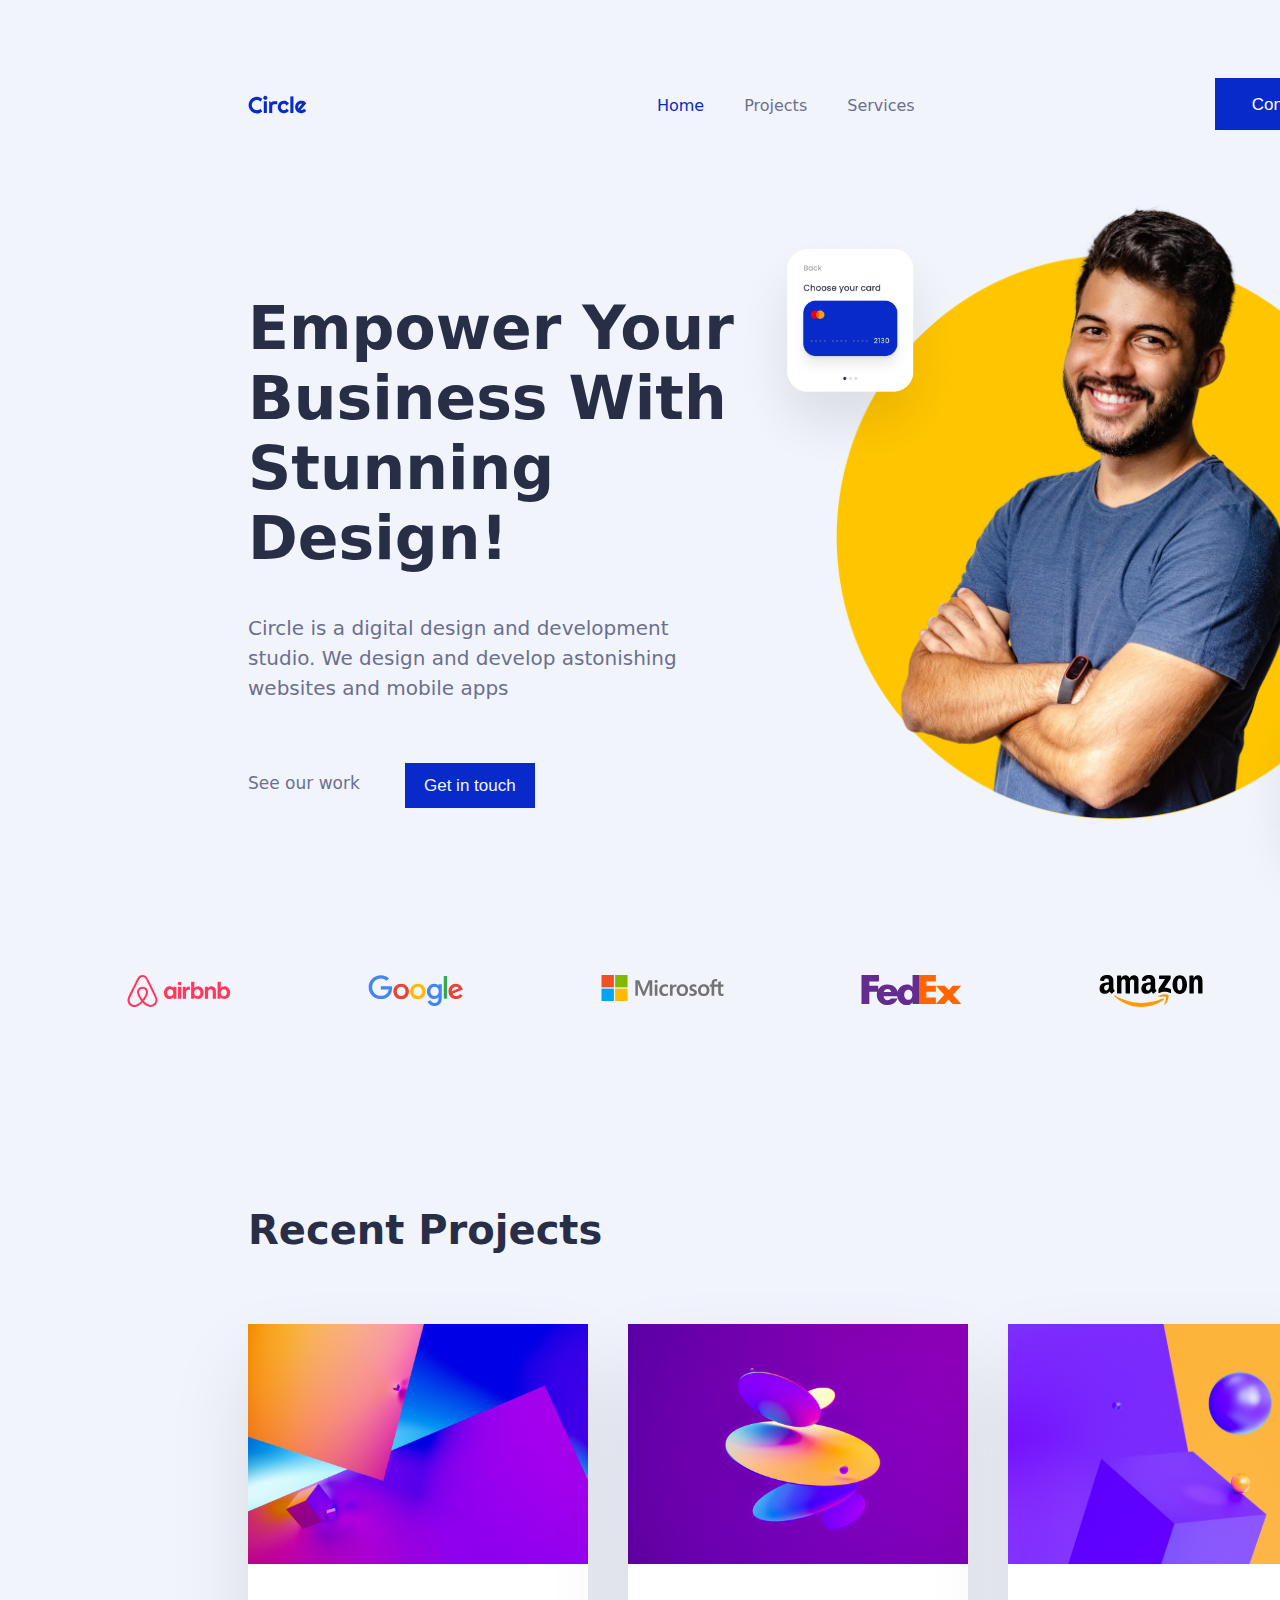
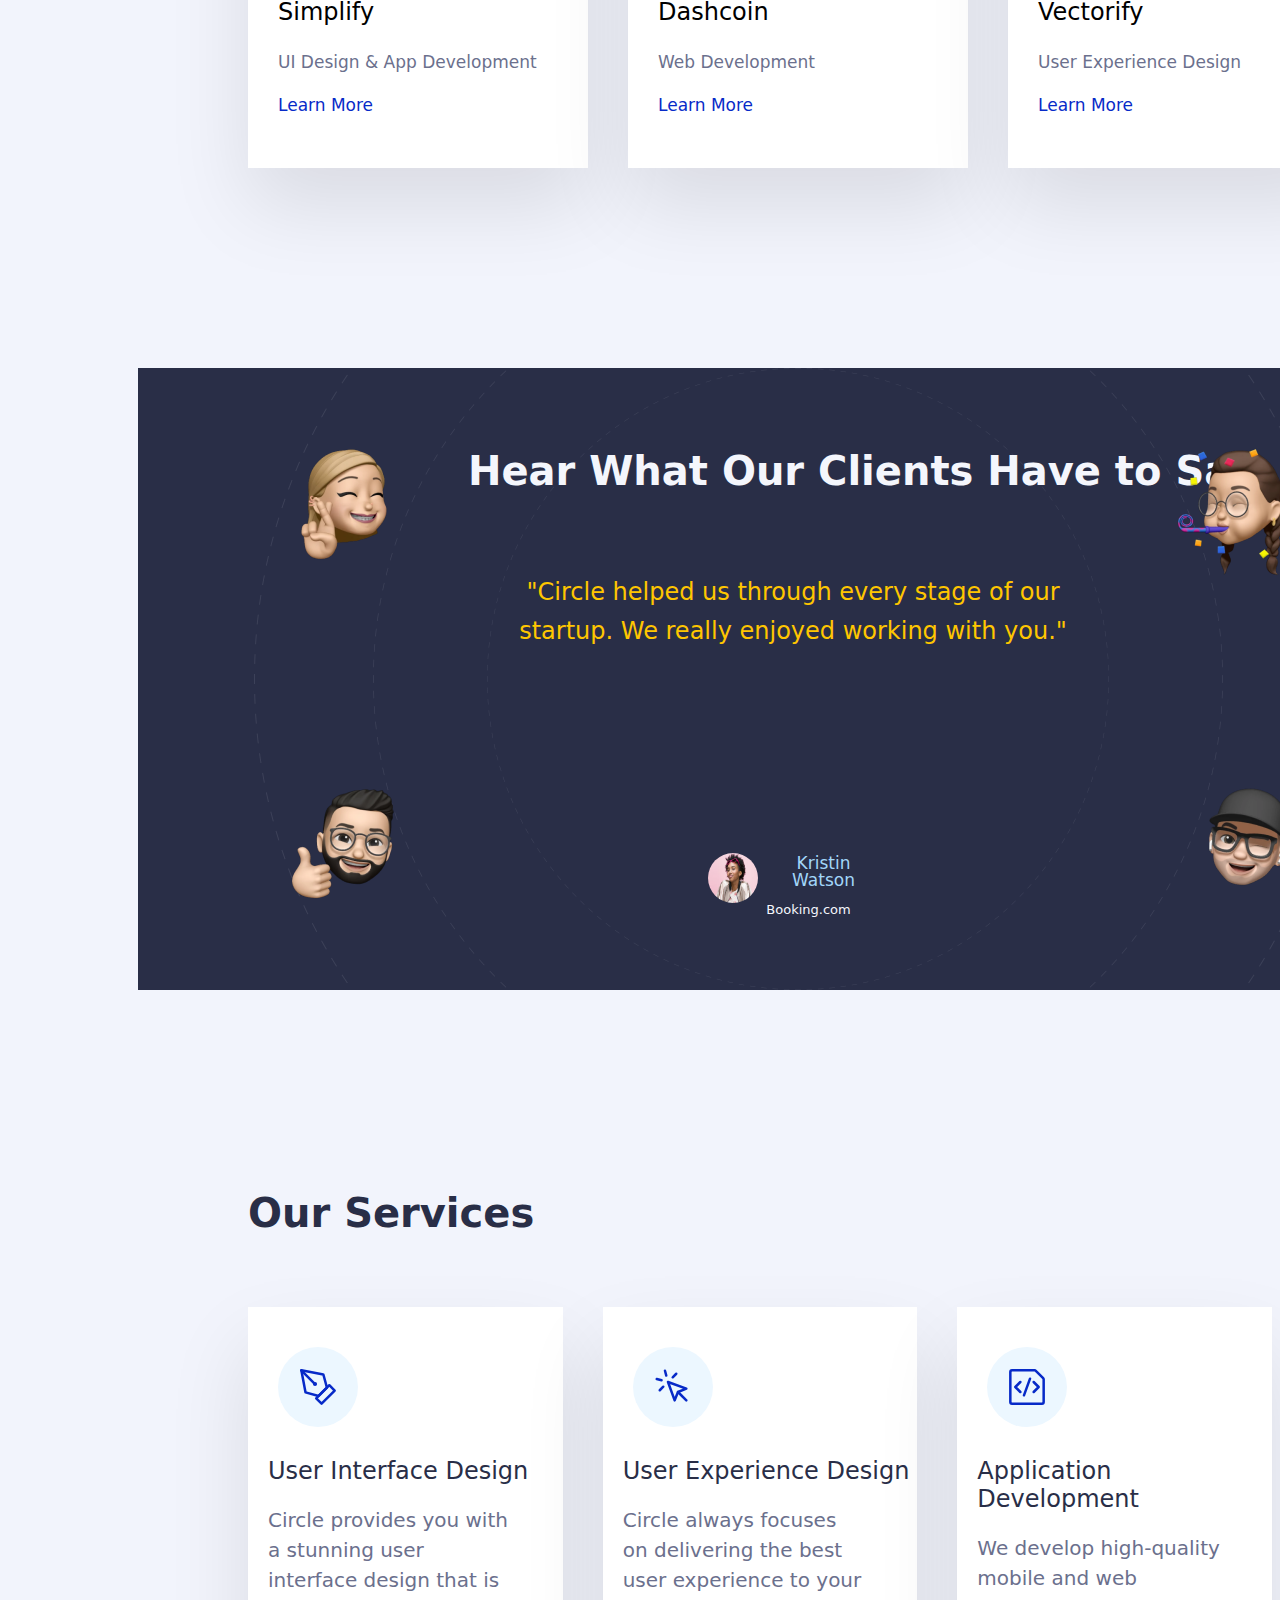
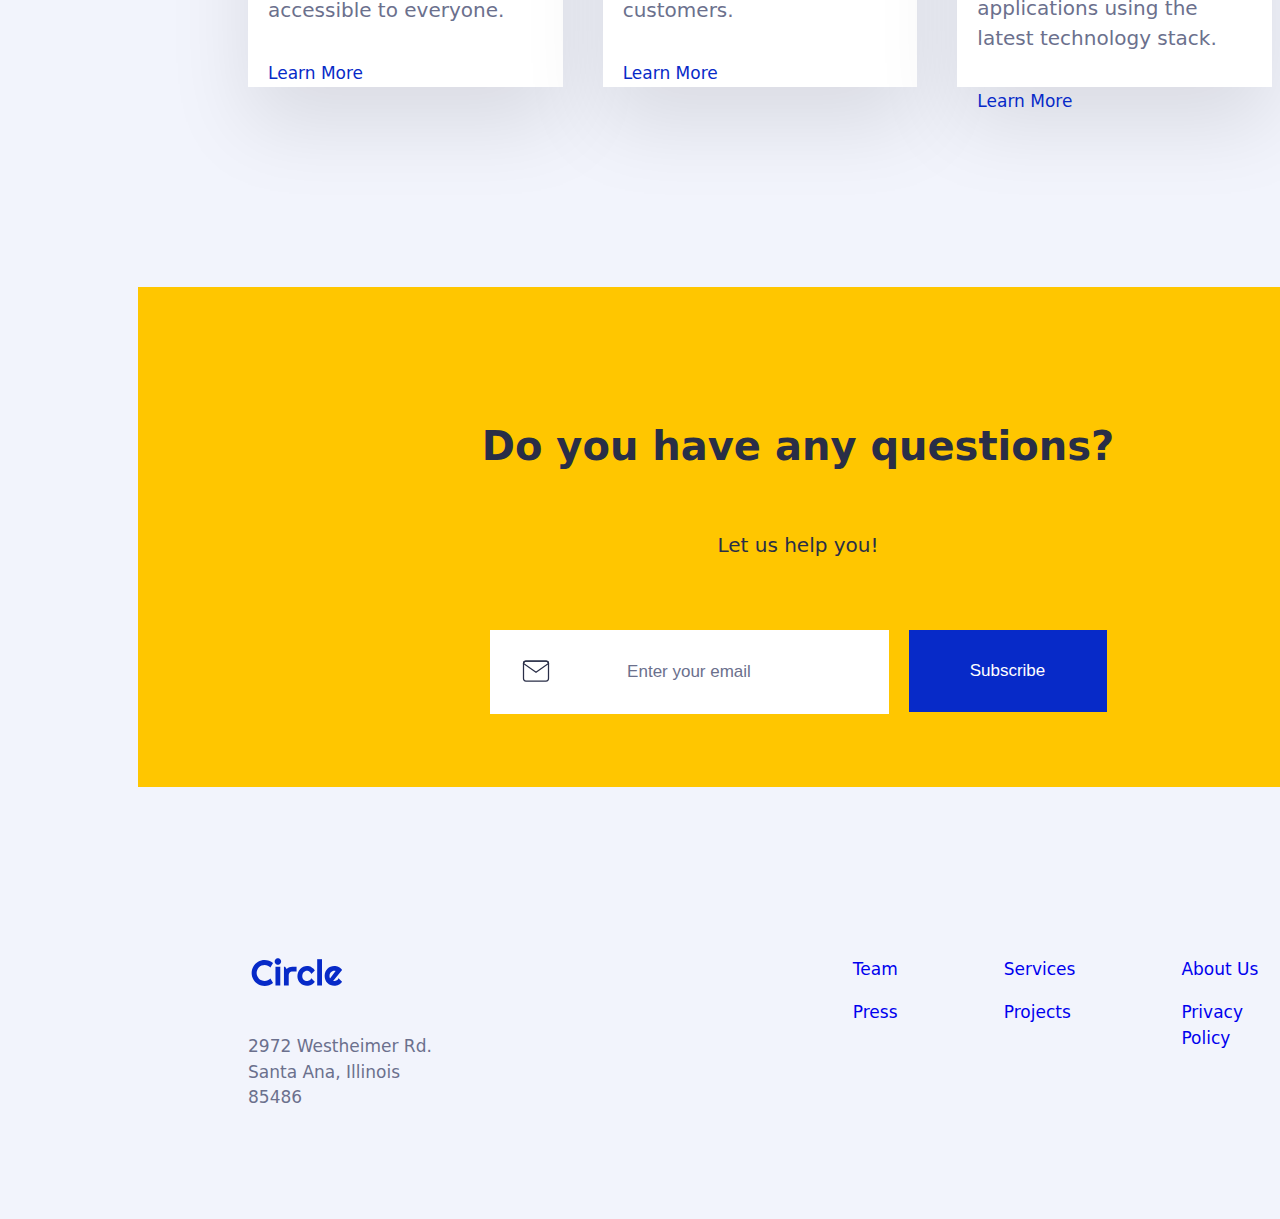
<file: index.html>
<!DOCTYPE html>
<html lang="en">
  <head>
    <meta charset="UTF-8" />
    <meta http-equiv="X-UA-Compatible" content="IE=edge" />
    <meta name="viewport" content="width=device-width, initial-scale=1.0" />
    <title>Circle Agency</title>
    <link rel="stylesheet" href="styles.css" />
  </head>
  <body>
    <section class="container-navbar">
      <img class="navbar-logo" src="images/circle.svg" alt="Circle's logo" />
      <ul class="navbar-list">
        <li class="li-home">Home</li>
        <li class="li2">Projects</li>
        <li class="li3">Services</li>
      </ul>
      <input type="button" onclick="location.href='contact-us.html';" ; class="navbar-button" value="Contact Us">
      <img class="hamb-menu" src="images/icons8-hamburger-menu-24.png">
    </section>
    <section class="hero-container">
      <div class="hero-left">
        <h1 class="heading">Empower Your Business With Stunning Design!</h1>
        <p class="hero-description">
          Circle is a digital design and development studio. We design and
          develop astonishing websites and mobile apps
        </p>
        <div class="hero-buttons">
          <p class="hero-p-left">See our work</p>
          <input type="button" onclick="location.href='contact-us.html';" ; class="hero-button-right" value="Get in touch">
    
        </div>
      </div>
      <div class="hero-right">
        <img
          class="hero-card-1"
          src="images/card-1.png"
          alt="Credit card image"
        />
        <img
          class="hero-main-image"
          src="images/hero-image.png"
          alt="Image of a smiley man"
        />
        <img
          class="hero-card-2"
          src="images/card-2.png"
          alt="Thumbs up emoji"
        />
      </div>
    </section>
    <section class="logos-container">
      <img
        class="airbnb-logo"
        src="images/airbnb-logo.svg"
        alt="Airbnb's logo"
      />
      <img
        class="google-logo"
        src="images/google-logo.svg"
        alt="Google's logo"
      />
      <img
        class="microsoft-logo"
        src="images/microsoft-logo.svg"
        alt="Microsoft's logo"
      />
      <img class="fedex-logo" src="images/fedex-logo.svg" alt="Fedex's logo" />
      <img
        class="amazon-logo"
        src="images/amazon-logo.svg"
        alt="Amazon's logo"
      />
    </section>
    <section class="projects-container">
      <h2 class="projects-heading">Recent Projects</h2>
      <div class="project-list-wrap">
        <div class="project-1-card card">
          <img class="project-1-image" src="images/1.jpg" />
          <div class="project-1-content">
            <p class="project-1-title">Simplify</p>
            <p class="project-1-description">UI Design & App Development</p>
            <a href="project.html" target="_blank" class="project-link"
              >Learn More</a
            >
          </div>
        </div>
        <div class="project-2-card card">
          <img class="project-2-image" src="images/2.jpg" />
          <div class="project-2-content">
            <p class="project-2-title">Dashcoin</p>
            <p class="project-2-description">Web Development</p>
            <a href="project.html" target="_blank" class="project-link"
              >Learn More</a
            >
          </div>
        </div>
        <div class="project-3-card card">
          <img class="project-3-image" src="images/3.jpg" />
          <div class="project-3-content">
            <p class="project-3-title">Vectorify</p>
            <p class="project-3-description">User Experience Design</p>
            <a href="project.html" target="_blank" class="project-link"
              >Learn More</a
            >
          </div>
        </div>
      </div>
    </section>
    <section class="testimonials-section">
      <div class="testimonials-wrap">
        <img class="testimonials-orbit" src="images/orbit.png" />
        <h3 class="testimonials-heading">Hear What Our Clients Have to Say</h3>
        <p class="testimonials-text">
          "Circle helped us through every stage of our startup. We really
          enjoyed working with you."
        </p>
        <div class="testimonials-client">
          <img class="testimonials-client-image" src="images/profile.png" />
          <div class="testimonials-client-info">
            <p class="testimonial-client-name">Kristin Watson</p>
            <p class="testimonial-client-company">Booking.com</p>
          </div>
        </div>
        <img class="testimonials-emoji-1" src="images/memoji-1.png" />
        <img class="testimonials-emoji-2" src="images/memoji-4.png" />
        <img class="testimonials-emoji-3" src="images/memoji-3.png" />
        <img class="testimonials-emoji-4" src="images/memoji-2.png" />
      </div>
    </section>
    <section class="services">
      <div class="services-wrap">
        <h3 class="services-heading">Our Services</h3>
        <div class="services-container">
          <div class="services-card-1">
            <div class="services-wrapper">

              <img class="services-icons" src="images/1.svg" />
            </div>
            <p class="services-heading-card">User Interface Design</p>
            <p class="services-text">
              Circle provides you with a stunning user interface design that is
              accessible to everyone.
            </p>
            <a href="#" target="_blank" class="services-link">Learn More</a>
          </div>
          <div class="services-card-2">
            <div class="services-wrapper">
            <img class="services-icons" src="images/2.svg" />
            </div>
            <p class="services-heading-card">User Experience Design</p>
            <p class="services-text">
              Circle always focuses on delivering the best user experience to
              your customers.
            </p>
            <a href="#" target="_blank" class="services-link">Learn More</a>
          </div>
          <div class="services-card-3">
            <div class="services-wrapper">
            <img class="services-icons" src="images/3.svg" />
            </div>
            <p class="services-heading-card">Application Development</p>
            <p class="services-text">
              We develop high-quality mobile and web applications using the
              latest technology stack.
            </p>
            <a href="#" target="_blank" class="services-link">Learn More</a>
          </div>
        </div>
      </div>
    </section>

<section class="newsletter">
<div class="newsletter-container">
<h3 class="newsletter-title">Do you have any questions?</h3>
<p class="newsletter-subtitle">Let us help you!</p>
<form>
<div class="email-subscribe-container">
<input type="email" class="email-box" placeholder="Enter your email"> 
<button type="button" class="subscribe-botton">Subscribe</button>
</div>
<div class="error-div">La email no es valida!</div>
<div class="ok-message">Gracias!</div>
</form>


</section>
<footer class="footer-container">
<div  class="logo-wrap">
  <img class="logo-footer" src="images/circle.svg">
  <p class="footer-address">2972 Westheimer Rd. Santa Ana, Illinois 85486</p>
</div>
<div class="footer-link-grid">
  <a href="#" target="_blank" class="footer-link">Team</a>
  <a href="#" target="_blank" class="footer-link">Services</a>
  <a href="#" target="_blank" class="footer-link">About Us</a>
  <a href="#" target="_blank" class="footer-link">Press</a>
  <a href="#" target="_blank" class="footer-link">Projects</a>
  <a href="#" target="_blank" class="footer-link">Privacy Policy</a>
</div>
</footer>
<script src="circle.js"></script>
  </body>
</html>
</file>
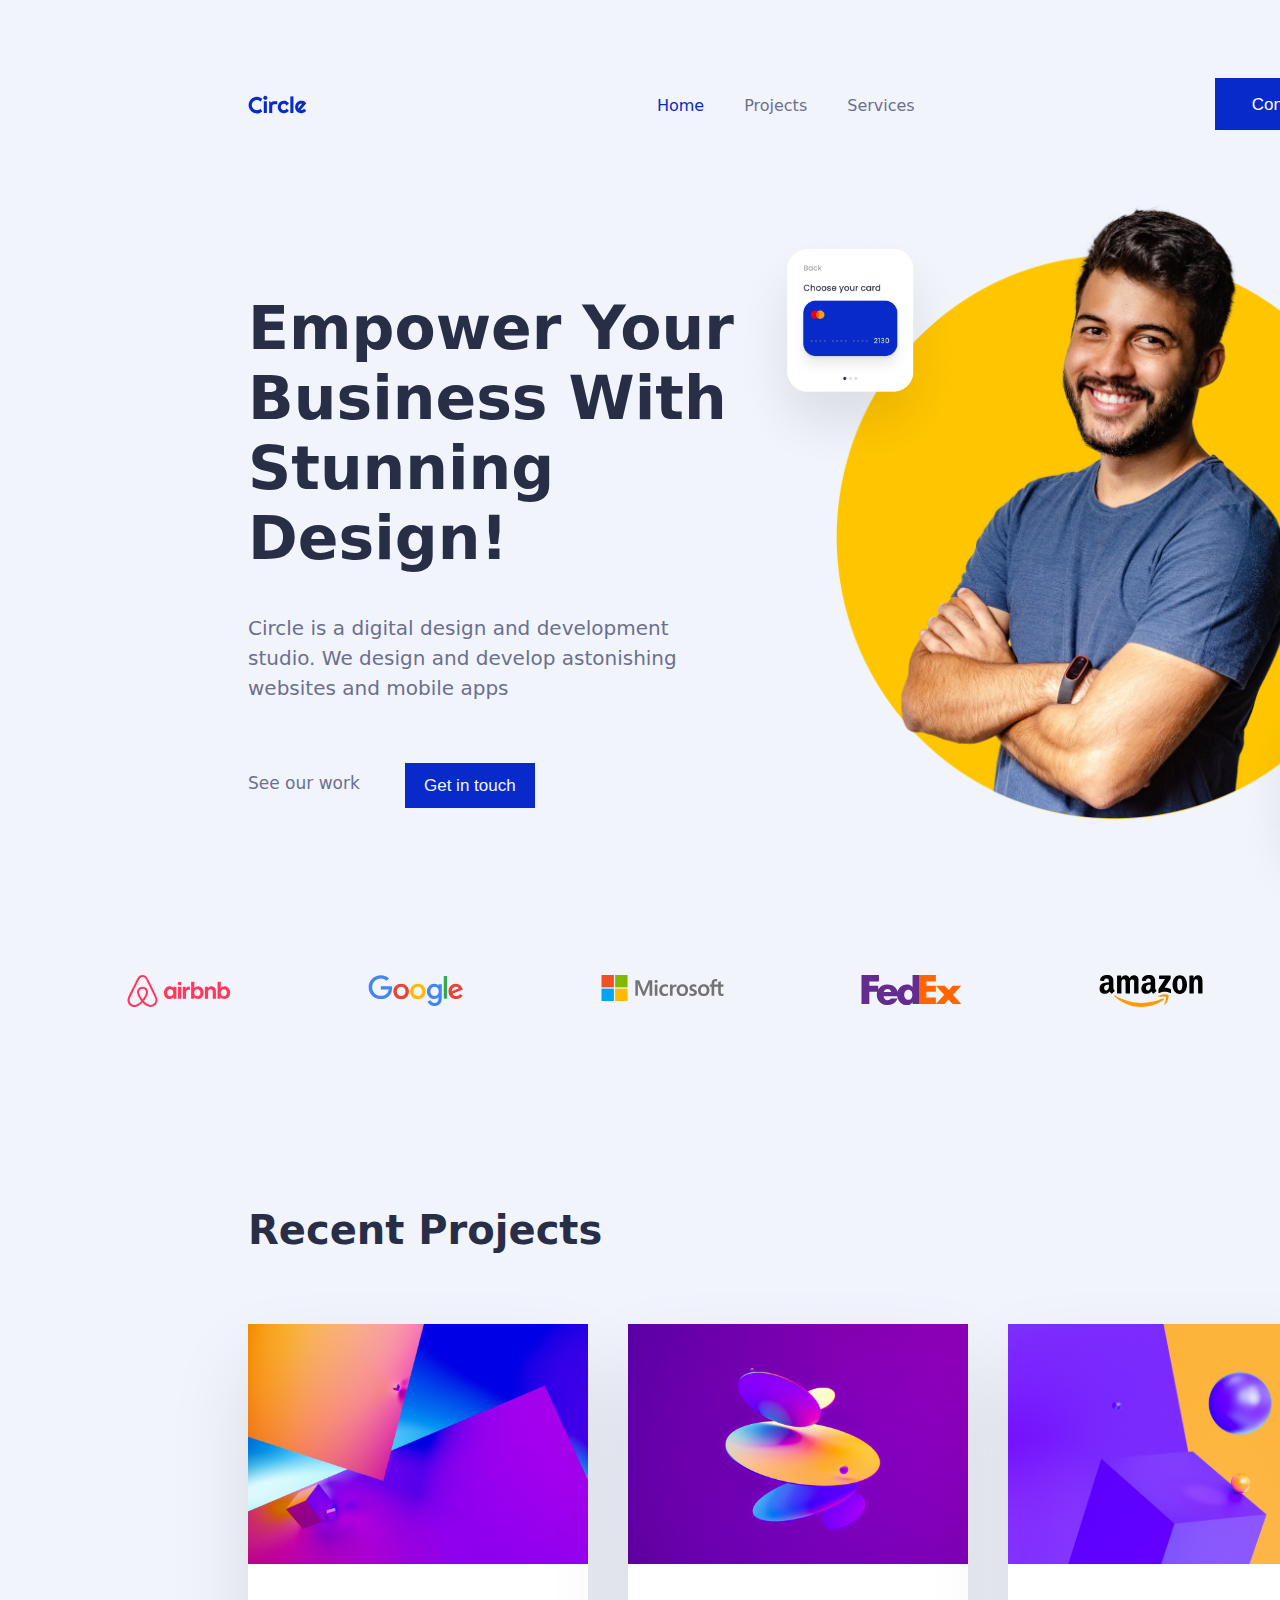
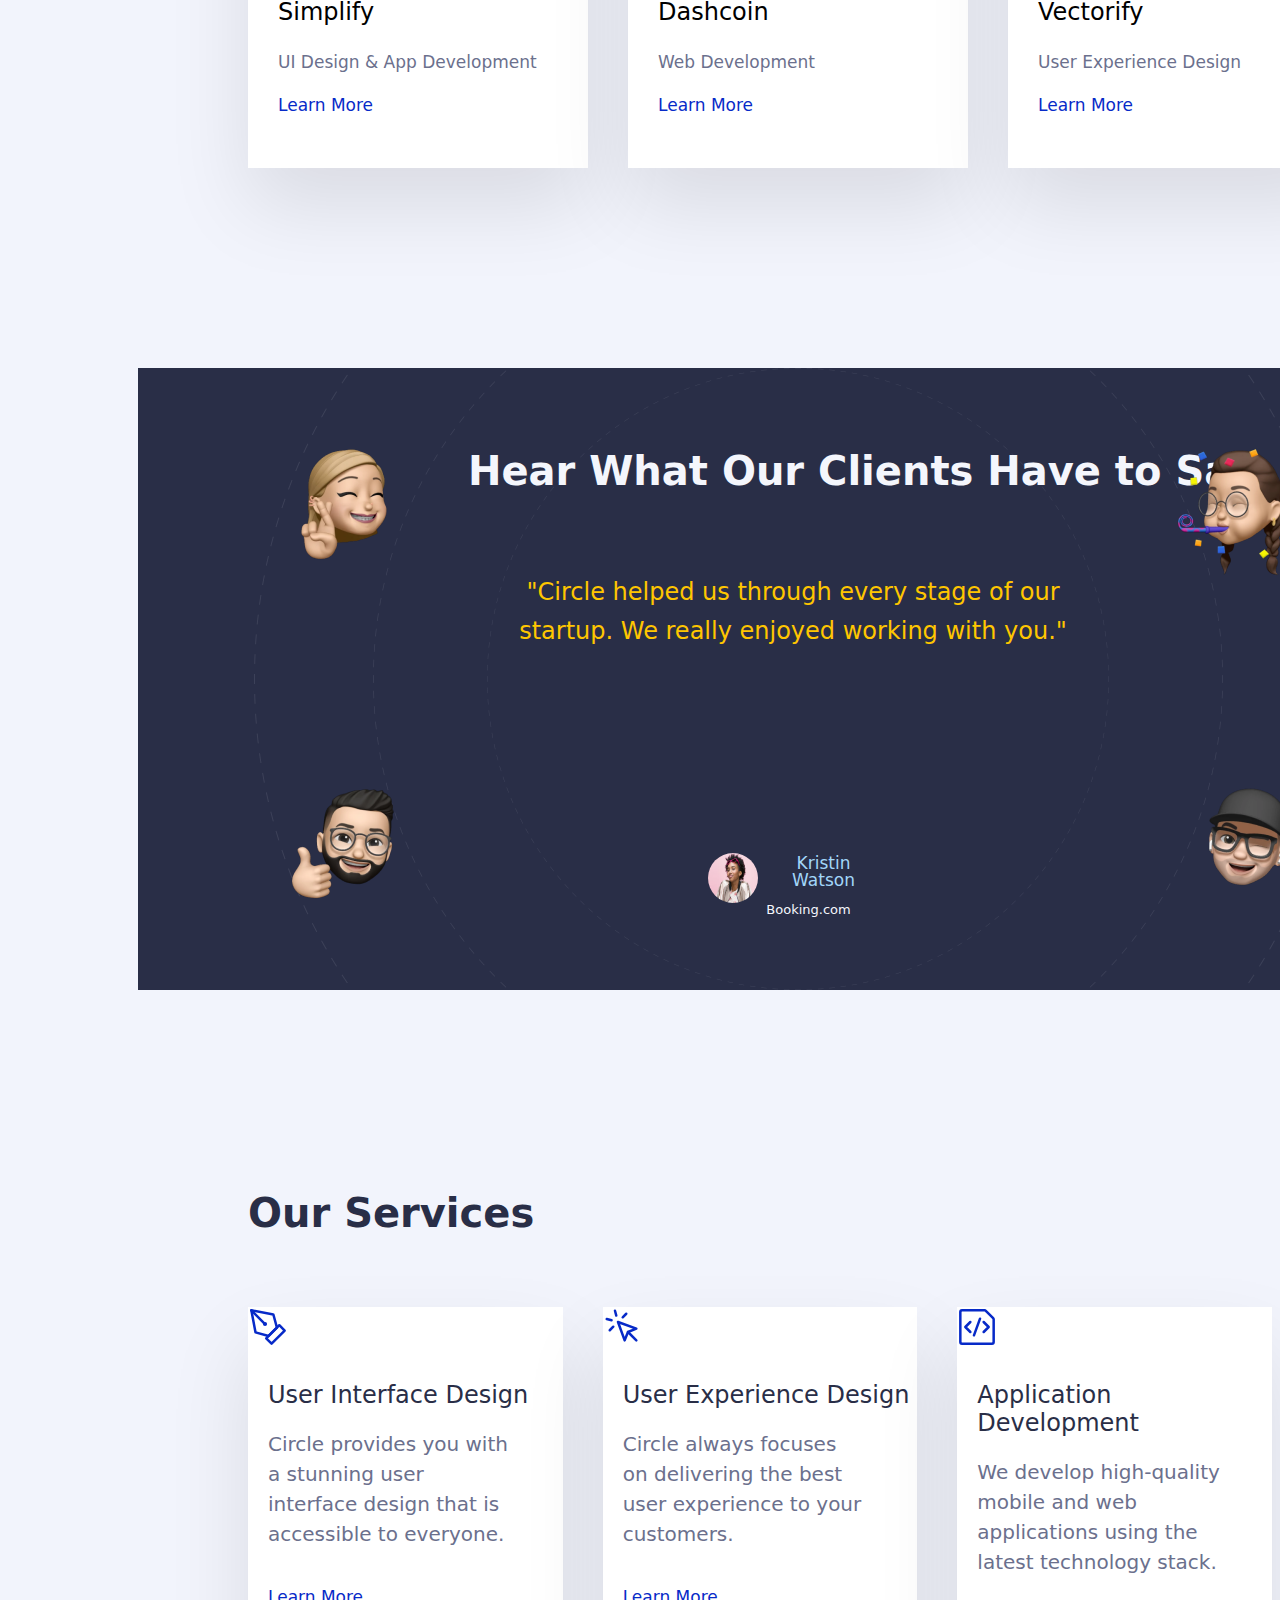
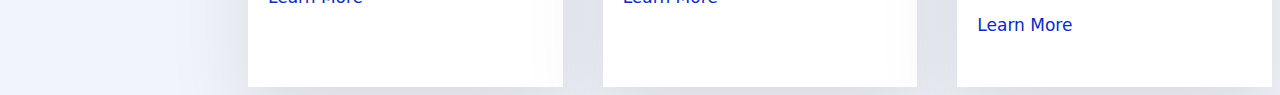
<file: circle.html>
<!DOCTYPE html>
<html lang="en">
  <head>
    <meta charset="UTF-8" />
    <meta http-equiv="X-UA-Compatible" content="IE=edge" />
    <meta name="viewport" content="width=device-width, initial-scale=1.0" />
    <title>Circle Agency</title>
    <link rel="stylesheet" href="styles.css" />
  </head>
  <body>
    <section class="container-navbar">
      <img class="navbar-logo" src="images/circle.svg" alt="Circle's logo" />
      <ul class="navbar-list">
        <li class="li-home">Home</li>
        <li class="li2">Projects</li>
        <li class="li3">Services</li>
      </ul>
      <button class="navbar-button">Contact Us</button>
    </section>
    <section class="hero-container">
      <div class="hero-left">
        <h1 class="heading">Empower Your Business With Stunning Design!</h1>
        <p class="hero-description">
          Circle is a digital design and development studio. We design and
          develop astonishing websites and mobile apps
        </p>
        <div class="hero-buttons">
          <p class="hero-p-left">See our work</p>
          <button class="hero-button-right">Get in touch</button>
        </div>
      </div>
      <div class="hero-right">
        <img
          class="hero-card-1"
          src="images/card-1.png"
          alt="Credit card image"
        />
        <img
          class="hero-main-image"
          src="images/hero-image.png"
          alt="Image of a smiley man"
        />
        <img
          class="hero-card-2"
          src="images/card-2.png"
          alt="Thumbs up emoji"
        />
      </div>
    </section>
    <section class="logos-container">
      <img
        class="airbnb-logo"
        src="images/airbnb-logo.svg"
        alt="Airbnb's logo"
      />
      <img
        class="google-logo"
        src="images/google-logo.svg"
        alt="Google's logo"
      />
      <img
        class="microsoft-logo"
        src="images/microsoft-logo.svg"
        alt="Microsoft's logo"
      />
      <img class="fedex-logo" src="images/fedex-logo.svg" alt="Fedex's logo" />
      <img
        class="amazon-logo"
        src="images/amazon-logo.svg"
        alt="Amazon's logo"
      />
    </section>
    <section class="projects-container">
      <h2 class="projects-heading">Recent Projects</h2>
      <div class="project-list-wrap">
        <div class="project-1-card">
          <img class="project-1-image" src="images/1.jpg" />
          <div class="project-1-content">
            <p class="project-1-title">Simplify</p>
            <p class="project-1-description">UI Design & App Development</p>
            <a href="/projects/simplify" target="_blank" class="project-link"
              >Learn More</a
            >
          </div>
        </div>
        <div class="project-2-card">
          <img class="project-2-image" src="images/2.jpg" />
          <div class="project-2-content">
            <p class="project-2-title">Dashcoin</p>
            <p class="project-2-description">Web Development</p>
            <a href="/projects/dashcoin" target="_blank" class="project-link"
              >Learn More</a
            >
          </div>
        </div>
        <div class="project-3-card">
          <img class="project-3-image" src="images/3.jpg" />
          <div class="project-3-content">
            <p class="project-3-title">Vectorify</p>
            <p class="project-3-description">User Experience Design</p>
            <a href="/projects/vectorify" target="_blank" class="project-link"
              >Learn More</a
            >
          </div>
        </div>
      </div>
    </section>
    <section class="testimonials-section">
      <div class="testimonials-wrap">
        <img class="testimonials-orbit" src="images/orbit.png" />
        <h3 class="testimonials-heading">Hear What Our Clients Have to Say</h3>
        <p class="testimonials-text">
          "Circle helped us through every stage of our startup. We really
          enjoyed working with you."
        </p>
        <div class="testimonials-client">
          <img class="testimonials-client-image" src="images/profile.png" />
          <div class="testimonials-client-info">
            <p class="testimonial-client-name">Kristin Watson</p>
            <p class="testimonial-client-company">Booking.com</p>
          </div>
        </div>
        <img class="testimonials-emoji-1" src="images/memoji-1.png" />
        <img class="testimonials-emoji-2" src="images/memoji-4.png" />
        <img class="testimonials-emoji-3" src="images/memoji-3.png" />
        <img class="testimonials-emoji-4" src="images/memoji-2.png" />
      </div>
    </section>
    <section class="services">
      <div class="services-wrap">
        <h3 class="services-heading">Our Services</h3>
        <div class="services-container">
          <div class="services-card-1">
            <img class="services-icon-1" src="images/1.svg" />
            <p class="services-heading-card">User Interface Design</p>
            <p class="services-text">
              Circle provides you with a stunning user interface design that is
              accessible to everyone.
            </p>
            <a href="#" target="_blank" class="services-link">Learn More</a>
          </div>
          <div class="services-card-2">
            <img class="services-icon-2" src="images/2.svg" />
            <p class="services-heading-card">User Experience Design</p>
            <p class="services-text">
              Circle always focuses on delivering the best user experience to
              your customers.
            </p>
            <a href="#" target="_blank" class="services-link">Learn More</a>
          </div>
          <div class="services-card-3">
            <img class="services-icon-3" src="images/3.svg" />
            <p class="services-heading-card">Application Development</p>
            <p class="services-text">
              We develop high-quality mobile and web applications using the
              latest technology stack.
            </p>
            <a href="#" target="_blank" class="services-link">Learn More</a>
          </div>
        </div>
      </div>
    </section>
  </body>
</html>
</file>
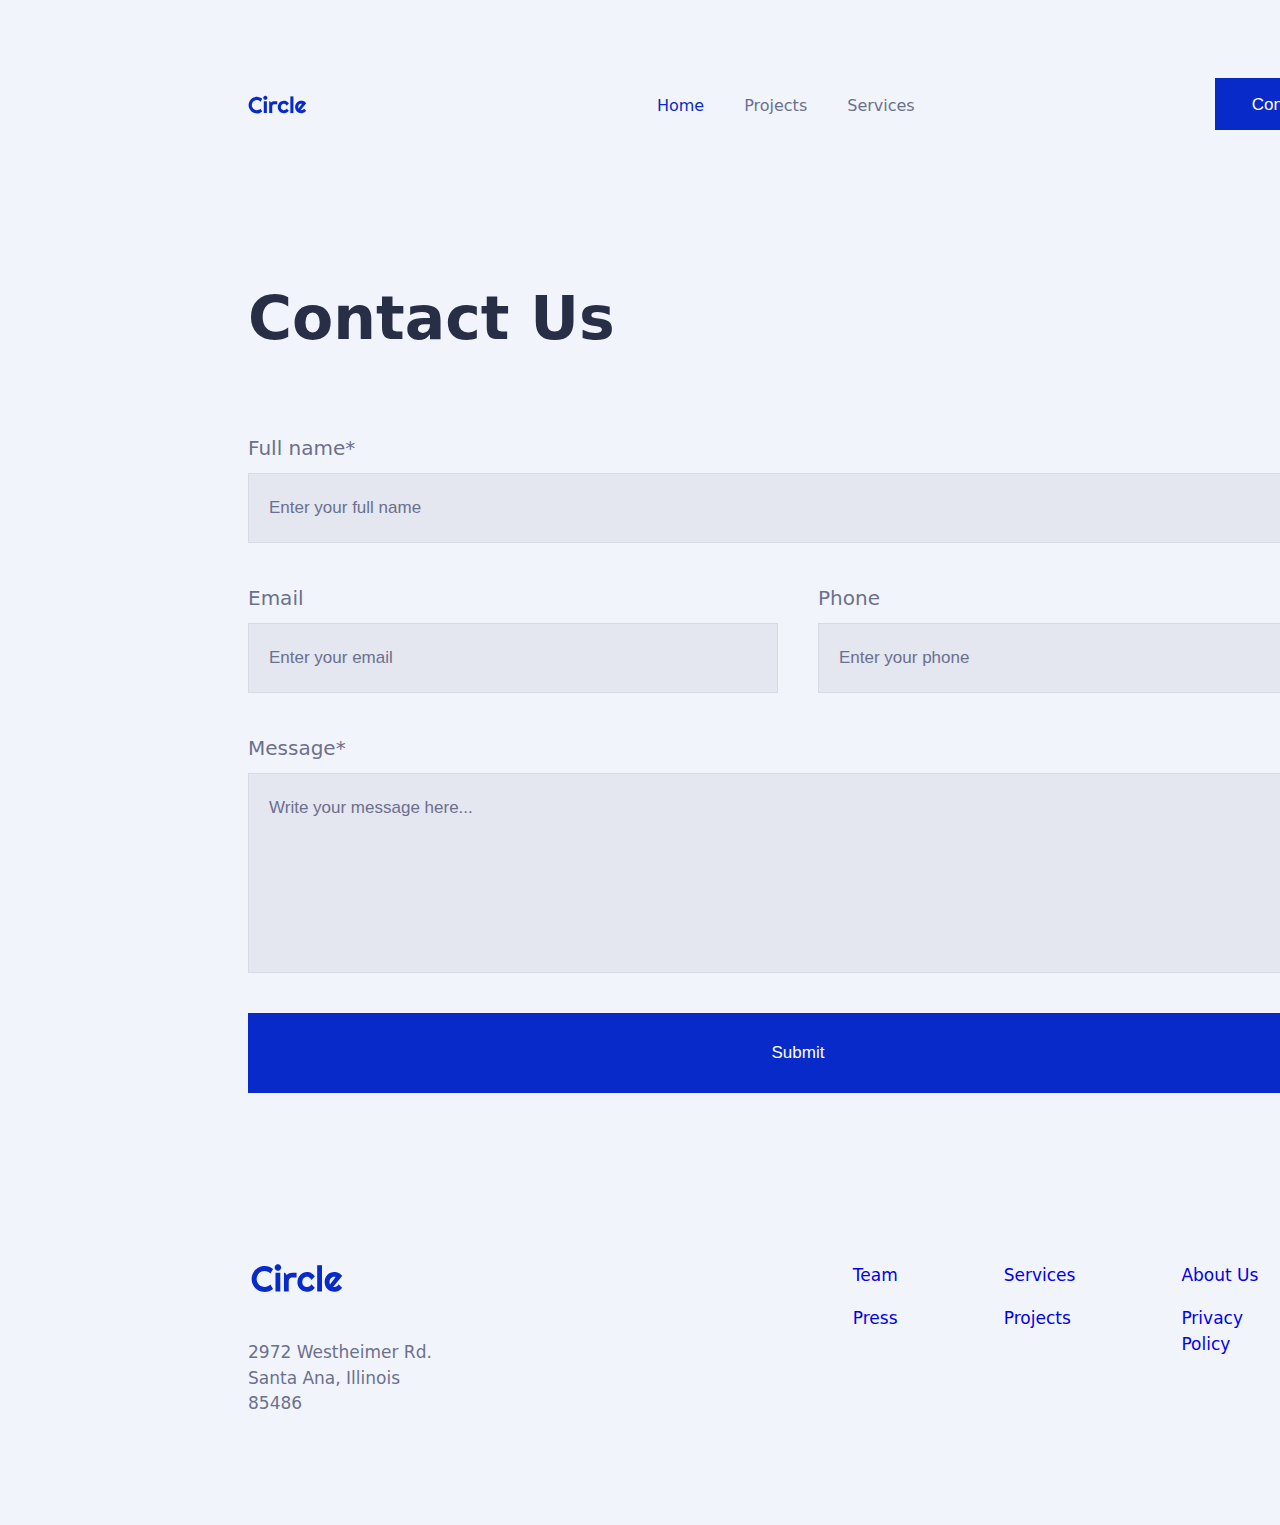
<file: contact-us.html>
<!DOCTYPE html>
<html lang="en">
  <head>
    <meta charset="UTF-8" />
    <meta http-equiv="X-UA-Compatible" content="IE=edge" />
    <meta name="viewport" content="width=device-width, initial-scale=1.0" />
    <title>Contact Us</title>
    <link rel="stylesheet" href="styles.css" />
  </head>
  <body>
    <section class="container-navbar">
      <img class="navbar-logo" src="images/circle.svg" alt="Circle's logo" />
      <ul class="navbar-list">
        <li onclick="location.href='index.html';" class="li-home">Home</li>
        <li class="li2">Projects</li>
        <li class="li3">Services</li>
      </ul>
      <input type="button" onclick="location.href='contact-us.html';" ; class="navbar-button" value="Contact Us">
      <img class="hamb-menu" src="images/icons8-hamburger-menu-24.png">
    </section>
    <section class="contact-form-container">
      <h1 class="contact-heading">Contact Us</h1>
      <form name="myForm">
        <div class="contact-form-wrapper">
          <div class="full-name-wrap">
            <label id="form-text">Full name*</label>
            <input
              type="text"
              name="fname"
              placeholder="Enter your full name"
              class="full-name-inp"
            />
          </div>
          <div class="email-phone-wrap">
            <div class="email-wrap">
              <label id="form-text">Email</label>
              <input
                type="email"
                placeholder="Enter your email"
                class="email-inp"
              />
            </div>
            <div class="phone-wrap">
              <label id="form-text">Phone</label>
              <input
                type="tel"
                placeholder="Enter your phone"
                class="phone-inp"
              />
            </div>
          </div>
          <div class="message-wrap">
            <label id="form-text">Message*</label>
            <input
              type="text"
              placeholder="Write your message here..."
              class="message-inp"
            />
          </div>
          <button class="form-button">Submit</button>
        </div>
      </form>
    </section>
    <footer class="footer-container">
      <div class="logo-wrap">
        <img class="logo-footer" src="images/circle.svg" />
        <p class="footer-address">
          2972 Westheimer Rd. Santa Ana, Illinois 85486
        </p>
      </div>
      <div class="footer-link-grid">
        <a href="#" target="_blank" class="footer-link">Team</a>
        <a href="#" target="_blank" class="footer-link">Services</a>
        <a href="#" target="_blank" class="footer-link">About Us</a>
        <a href="#" target="_blank" class="footer-link">Press</a>
        <a href="#" target="_blank" class="footer-link">Projects</a>
        <a href="#" target="_blank" class="footer-link">Privacy Policy</a>
      </div>
    </footer>
    <script src="circle.js"></script>
  </body>
</html>
</file>
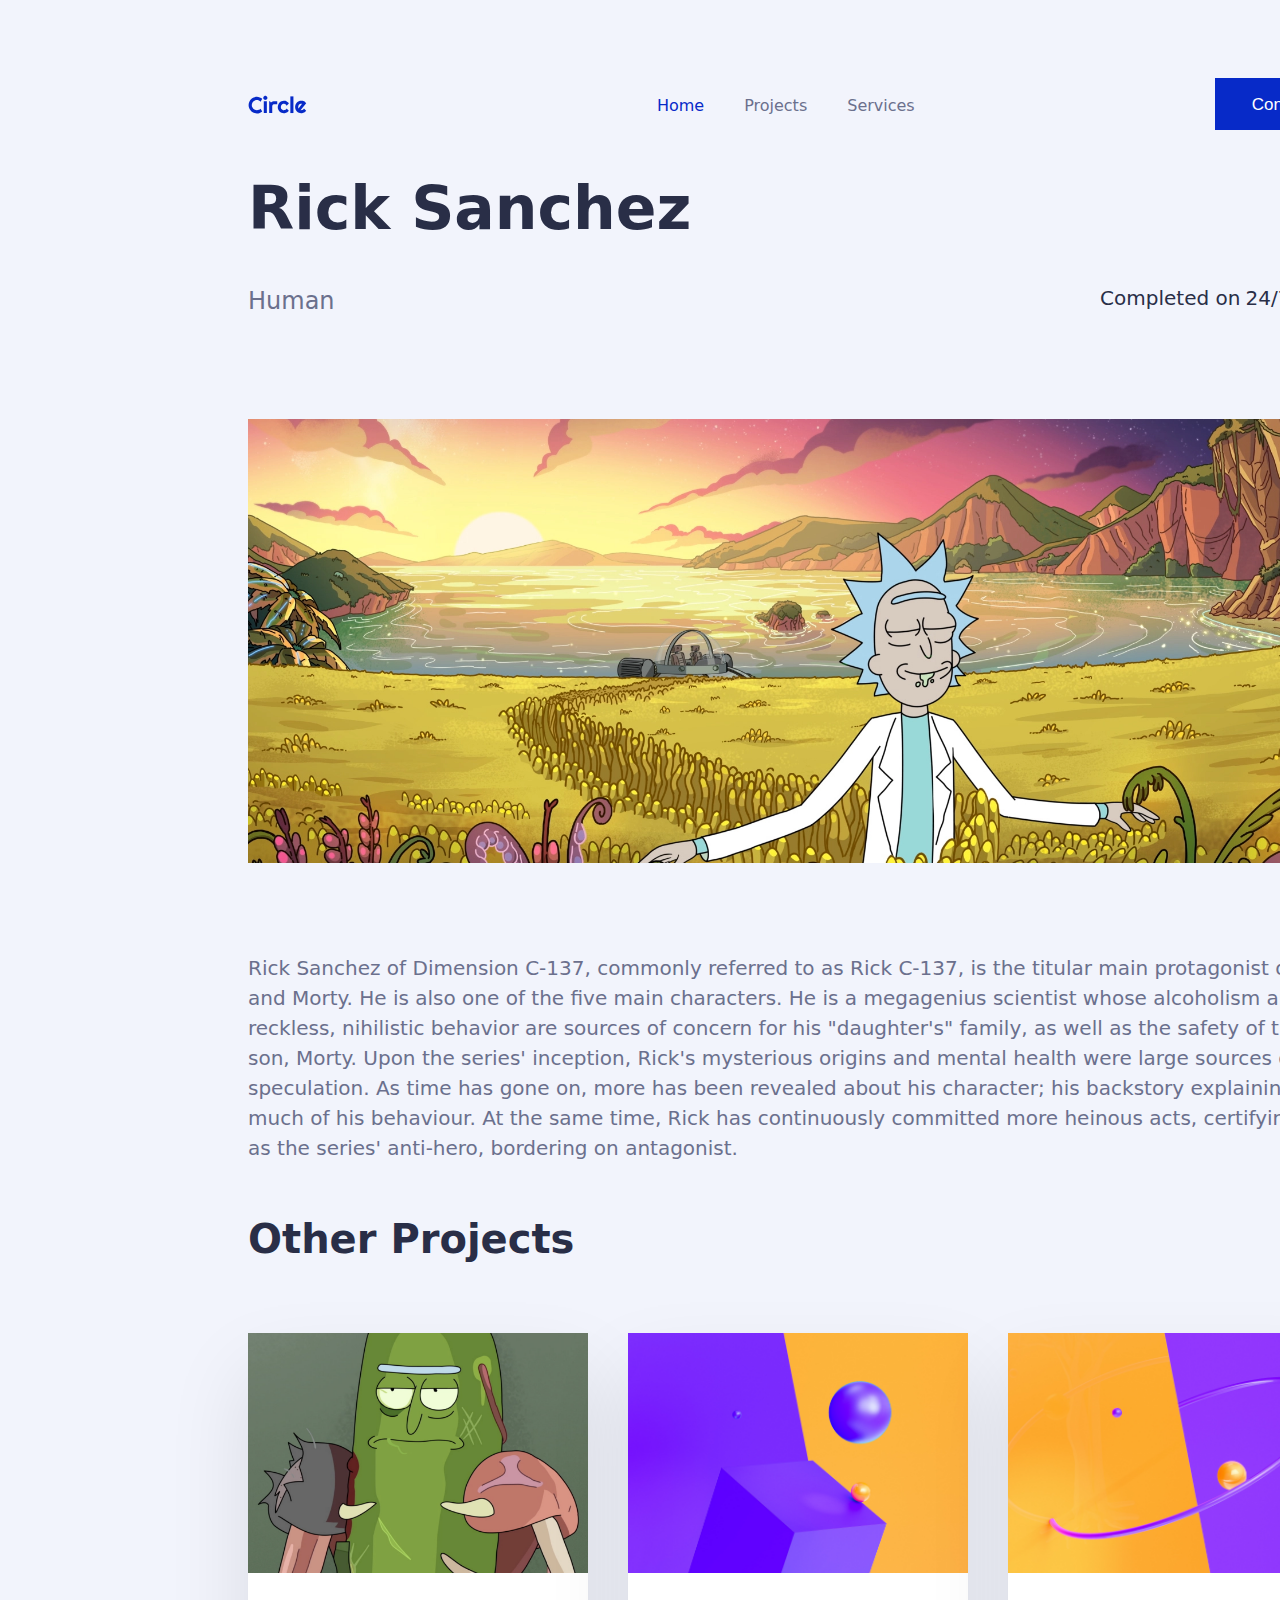
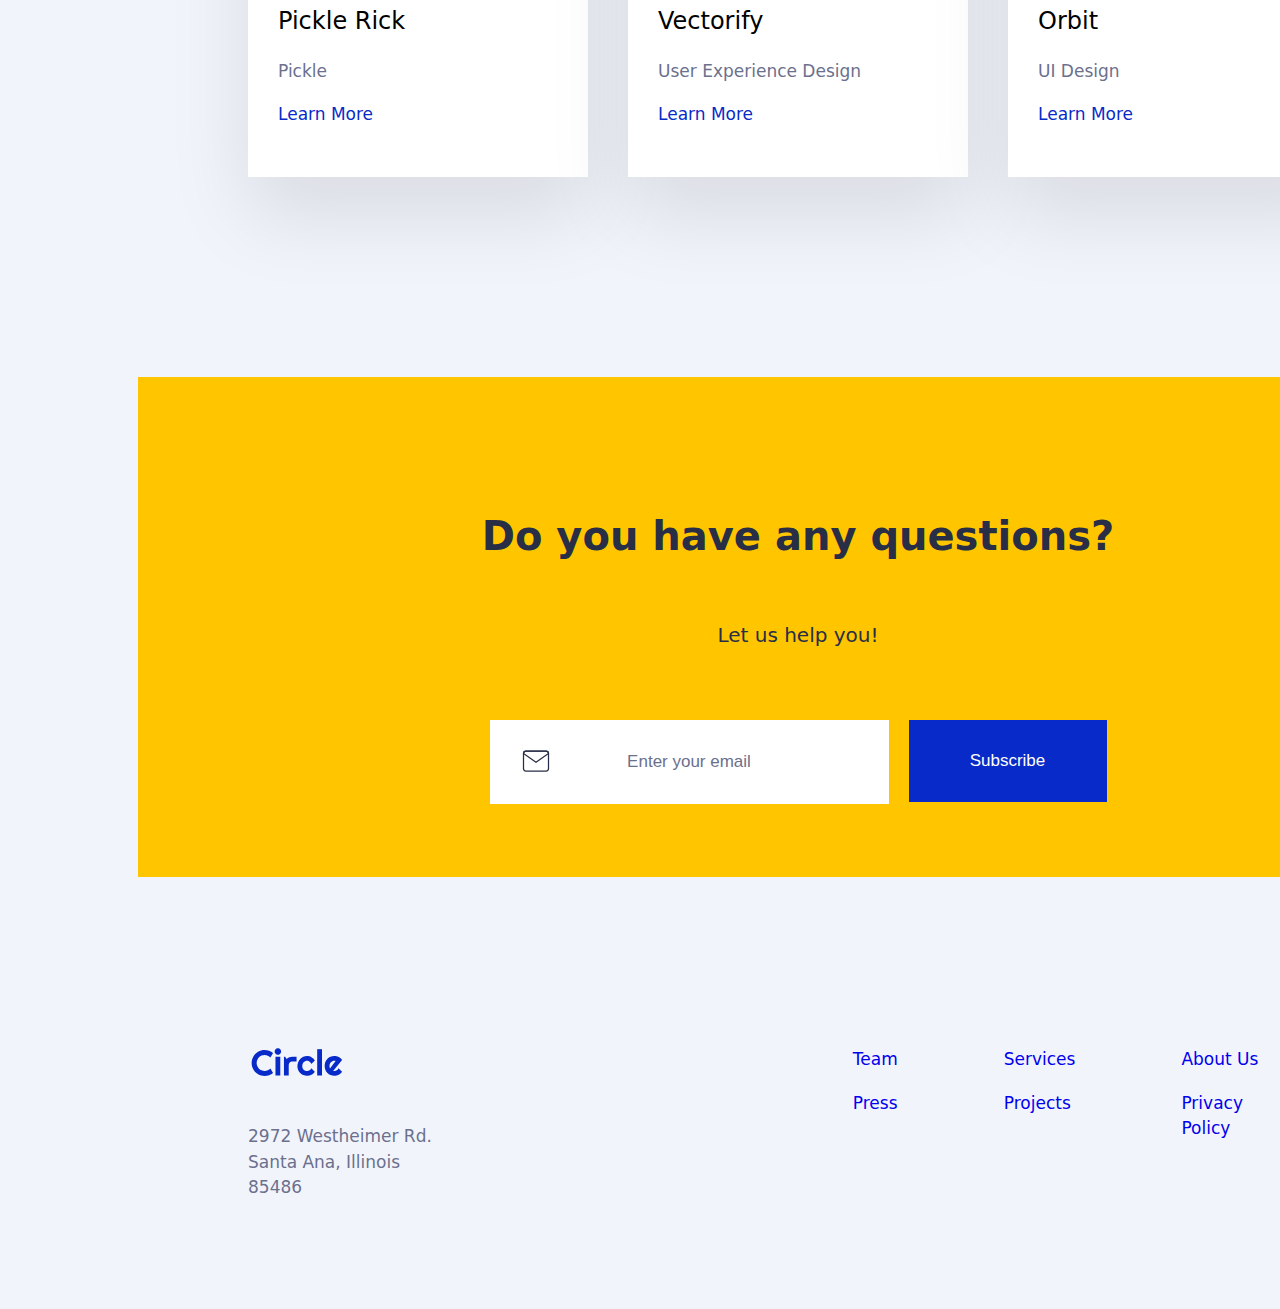
<file: project.html>
<!DOCTYPE html>
<html lang="en">
  <head>
    <meta charset="UTF-8" />
    <meta http-equiv="X-UA-Compatible" content="IE=edge" />
    <meta name="viewport" content="width=device-width, initial-scale=1.0" />
    <title>Project Page</title>
    <link rel="stylesheet" href="styles.css" />
  </head>
  <body>
    <section class="container-navbar">
      <img class="navbar-logo" src="images/circle.svg" alt="Circle's logo" />
      <ul class="navbar-list">
        <li onclick="location.href='index.html';" class="li-home">Home</li>
        <li class="li2">Projects</li>
        <li class="li3">Services</li>
      </ul>
      <input type="button" onclick="location.href='contact-us.html';" ; class="navbar-button" value="Contact Us">
      <img class="hamb-menu" src="images/icons8-hamburger-menu-24.png">
    </section>
    <section class="project-article-container">
      <h1 class="article-heading">Rick Sanchez</h1>
      <div class="subtitle-date-wrap">
        <p class="subtitle">Human</p>
        <div class="cdate">
        <p class="completed">Completed on</p>
        <p class="date"> June 22, 2021</p>
      </div>
      </div>
      <img class="article-image" src="images/Rick-and-Morty-Season-4-Rick-Sanchez.webp">
      <p class="article-text">
        Rick Sanchez of Dimension C-137, commonly referred to as Rick C-137, is the titular main protagonist of Rick and Morty. He is also one of the five main characters.

He is a megagenius scientist whose alcoholism and reckless, nihilistic behavior are sources of concern for his "daughter's" family, as well as the safety of their son, Morty. Upon the series' inception, Rick's mysterious origins and mental health were large sources of speculation. As time has gone on, more has been revealed about his character; his backstory explaining much of his behaviour. At the same time, Rick has continuously committed more heinous acts, certifying him as the series' anti-hero, bordering on antagonist.
      </p>
    </section>
    <section class="other-project-container">
      <h2 class="projects-heading">Other Projects</h2>
      <div class="project-list-wrap">
        <div class="project-1-card">
          <img class="project-1-image" src="images/hero-image.fill.size_1200x1200.v1623364951.png" />
          <div class="project-1-content">
            <p class="project-1-title">Pickle Rick</p>
            <p class="project-1-description">Pickle</p>
            <a href="project.html" target="_blank" class="project-link"
              >Learn More</a
            >
          </div>
        </div>
        <div class="project-2-card">
          <img class="project-2-image" src="images/3.jpg" />
          <div class="project-2-content">
            <p class="project-2-title">Vectorify</p>
            <p class="project-2-description">User Experience Design</p>
            <a href="project.html" target="_blank" class="project-link"
              >Learn More</a
            >
          </div>
        </div>

        <div class="project-3-card">
          <img class="project-3-image" src="images/4.jpg" />
          <div class="project-3-content">
            <p class="project-3-title">Orbit</p>
            <p class="project-3-description">UI Design</p>
            <a href="project.html" target="_blank" class="project-link"
              >Learn More</a
            >
          </div>
        </div>
      </div>
    </section>
    <section class="newsletter">
        <div class="newsletter-container">
        <h3 class="newsletter-title">Do you have any questions?</h3>
        <p class="newsletter-subtitle">Let us help you!</p>
        <div class="email-subscribe-container">
        <input type="email" class="email-box" placeholder="Enter your email"> 
        <button class="subscribe-botton">Subscribe</button>
        </div>
        <div class="error-div">La email no es valida!</div>
<div class="ok-message">Gracias!</div>
        </div>
        </div>
        </section>

        <footer class="footer-container">
            <div  class="logo-wrap">
              <img class="logo-footer" src="images/circle.svg">
              <p class="footer-address">2972 Westheimer Rd. Santa Ana, Illinois 85486</p>
            </div>
            <div class="footer-link-grid">
              <a href="#" target="_blank" class="footer-link">Team</a>
              <a href="#" target="_blank" class="footer-link">Services</a>
              <a href="#" target="_blank" class="footer-link">About Us</a>
              <a href="#" target="_blank" class="footer-link">Press</a>
              <a href="#" target="_blank" class="footer-link">Projects</a>
              <a href="#" target="_blank" class="footer-link">Privacy Policy</a>
            </div>
            </footer>
<script src="circle.js"></script>
  </body>
</html>
</file>
<file: styles.css>
body {
  font-family: system-ui, -apple-system, BlinkMacSystemFont, "Segoe UI", Roboto,
    Oxygen, Ubuntu, Cantarell, "Open Sans", "Helvetica Neue", sans-serif;
  background-color: #f2f4fc;
}

@media (min-width: 768px) {
  .container-navbar {
    display: flex;
  }

  .navbar-menu-icon {
    display: none;
  }

  .hamb-menu {
    display: none;
  }

  .navbar-logo {
    width: 60px;
    height: 19px;
    margin-top: 87px;
    margin-left: 240px;
  }
  .navbar-list {
    display: flex;
    list-style-type: none;
    margin-top: 87px;
    line-height: 22.1px;
    size: 25px;
    font-weight: 500;
  }

  .li-home {
    margin-left: 310px;
    margin-right: 40px;
    color: #072ac8;
    cursor: pointer;
  }

  .li2 {
    margin-right: 40px;
    color: #6b708d;
  }
  .li3 {
    margin-right: 300px;
    color: #6b708d;
  }
  .navbar-button {
    white-space: nowrap;
    justify-content: center;
    align-items: center;
    padding: 15px 36px;
    gap: 10px;
    width: 150px;
    height: 52px;
    background: #072ac8;
    font-weight: 500;
    font-size: 17px;
    line-height: 130%;
    text-align: center;
    color: #ffffff;
    border: 1px solid #072ac8;
    margin-top: 70px;
    cursor: pointer;
  }
  .hero-container {
    display: flex;
    margin-top: 60px;
    margin-bottom: 150px;
  }
  .heading {
    margin-top: 100px;
    font-weight: bold;
    font-size: 60px;
    line-height: 70px;
    color: #292e47;
    margin-right: -300px;
    margin-left: 240px;
  }

  .hero-description {
    font-weight: 400;
    font-size: 20px;
    line-height: 30px;
    color: #6b708d;
    margin-top: 30px;
    margin-left: 240px;
    margin-right: -180px;
  }
  .hero-buttons {
    display: flex;
  }
  .hero-p-left {
    font-weight: 500;
    font-size: 17px;
    line-height: 30px;
    color: #6b708d;
    margin-left: 240px;
    margin-top: 45px;
    margin-right: 5px;
    white-space: nowrap;
    text-align: center;
  }
  .hero-button-right {
    background-color: #072ac8;
    color: #f2f4fc;
    height: 45px;
    width: 130px;
    font-weight: 500;
    font-size: 17px;
    line-height: 130%;
    margin-left: 40px;
    margin-top: 40px;
    text-align: center;
    border: 1px solid #072ac8;
    cursor: pointer;
  }

  .hero-right {
    display: flex;
  }

  .hero-card-1 {
    position: absolute;
    width: 250px;
    height: 266px;
    margin-left: 190px;
    margin-top: 25px;
  }

  .hero-main-image {
    width: 558px;
    height: 632px;
    margin-right: 200px;
    margin-left: 300px;
  }

  .hero-card-2 {
    position: absolute;
    width: 230px;
    height: 236px;
    margin-left: 700px;
    margin-top: 490px;
  }

  .logos-container {
    display: grid;
    grid-template-columns: auto auto auto auto auto;
    justify-content: space-around;
    margin-bottom: 200px;
    margin-left: 50px;
  }

  .projects-heading {
    margin-left: 240px;
    font-weight: 700;
    font-size: 40px;
    line-height: 47px;
    color: #292e47;
  }

  .project-list-wrap {
    display: flex;
    margin-top: 70px;
    margin-bottom: 200px;
  }

  .project-1-card {
    width: 340px;
    height: 444px;
    background-color: #ffffff;
    box-shadow: 0px 38.7755px 77.551px rgba(0, 0, 0, 0.1);
    margin-left: 240px;
  }

  .project-1-image {
    width: 340px;
    height: 240px;
    object-fit: cover;
  }

  .project-1-title {
    font-weight: 500;
    font-size: 24px;
    line-height: 28px;
    margin-left: 30px;
    margin-top: 30px;
  }

  .project-1-description {
    font-weight: 400;
    font-size: 17px;
    line-height: 150%;
    color: #6b708d;
    margin-left: 30px;
    margin-top: 10px;
  }

  .project-2-card {
    width: 340px;
    height: 444px;
    background-color: #ffffff;
    box-shadow: 0px 38.7755px 77.551px rgba(0, 0, 0, 0.1);
    margin-left: 40px;
  }

  .project-2-image {
    width: 340px;
    height: 240px;
    object-fit: cover;
  }

  .project-2-title {
    font-weight: 500;
    font-size: 24px;
    line-height: 28px;
    margin-left: 30px;
    margin-top: 30px;
  }

  .project-2-description {
    font-weight: 400;
    font-size: 17px;
    line-height: 150%;
    color: #6b708d;
    margin-left: 30px;
    margin-top: 10px;
  }

  .project-3-card {
    width: 340px;
    height: 444px;
    background-color: #ffffff;
    box-shadow: 0px 38.7755px 77.551px rgba(0, 0, 0, 0.1);
    margin-left: 40px;
  }

  .project-3-image {
    width: 340px;
    height: 240px;
    object-fit: cover;
  }
  .project-3-title {
    font-weight: 500;
    font-size: 24px;
    line-height: 28px;
    margin-left: 30px;
    margin-top: 30px;
  }

  .project-3-description {
    font-weight: 400;
    font-size: 17px;
    line-height: 150%;
    color: #6b708d;
    margin-left: 30px;
    margin-top: 10px;
  }

  .project-link {
    font-weight: 400;
    font-size: 17px;
    line-height: 150%;
    color: #072ac8;
    margin-left: 30px;
    margin-top: 54px;
    text-decoration: none;
  }

  .testimonials-wrap {
    width: 1320px;
    height: 622px;
    background-color: #292e47;
    margin-left: 130px;
    position: relative;
    text-align: center;
  }

  .testimonials-orbit {
    width: 1320px;
    height: 622px;
  }

  .testimonials-heading {
    position: absolute;
    left: 330px;
    top: 40px;
    font-weight: 700;
    font-size: 40px;
    line-height: 47px;
    color: #f4f6fc;
  }

  .testimonials-text {
    position: absolute;
    left: 350px;
    top: 181px;
    font-weight: 500;
    font-size: 24px;
    line-height: 160%;
    text-align: center;
    color: #ffc600;
    margin-right: 360px;
  }

  .testimonials-client {
    position: absolute;
    width: 171px;
    height: 50px;
    left: 570px;
    top: 470px;
    display: flex;
  }

  .testimonials-client-image {
    width: 50px;
    height: 50px;
    border-radius: 50%;
    margin-top: 15px;
  }

  .testimonials-client-info {
    display: flex;
    flex-direction: column;
    position: relative;
  }
  .testimonial-client-name {
    font-weight: 400;
    font-size: 17px;
    line-height: 100%;
    color: #a2d6f9;
    margin-left: 10px;
    margin-bottom: 0px;
  }

  .testimonial-client-company {
    font-weight: 400;
    font-size: 13px;
    line-height: 15px;
    color: #f4f6fc;
    margin-left: -20px;
  }

  .testimonials-emoji-1 {
    position: absolute;
    width: 150px;
    height: 150px;
    left: 126px;
    top: 61px;
  }

  .testimonials-emoji-2 {
    position: absolute;
    width: 150px;
    height: 150px;
    left: 1029px;
    top: 61px;
  }

  .testimonials-emoji-3 {
    position: absolute;
    width: 150px;
    height: 150px;
    left: 133px;
    top: 399px;
  }

  .testimonials-emoji-4 {
    position: absolute;
    width: 150px;
    height: 150px;
    left: 1030px;
    top: 399px;
  }

  .services-heading {
    font-weight: 700;
    font-size: 40px;
    line-height: 47px;
    color: #292e47;
    margin-left: 240px;
    margin-top: 200px;
    margin-bottom: 70px;
  }

  .services-container {
    display: flex;
  }

  .services-card-1 {
    width: 340px;
    height: 380px;
    background: #ffffff;
    box-shadow: 0px 38.7755px 77.551px rgba(0, 0, 0, 0.1);
    margin-left: 240px;
  }
  .services-card-2 {
    width: 340px;
    height: 380px;
    background: #ffffff;
    box-shadow: 0px 38.7755px 77.551px rgba(0, 0, 0, 0.1);
    margin-left: 40px;
  }

  .services-card-3 {
    width: 340px;
    height: 380px;
    background: #ffffff;
    box-shadow: 0px 38.7755px 77.551px rgba(0, 0, 0, 0.1);
    margin-left: 40px;
  }

  .services-icons {
    width: 40px;
    height: 40px;
  }

  .services-heading-card {
    font-weight: 500;
    font-size: 24px;
    line-height: 28px;
    color: #292e47;
    margin-top: 30px;
    margin-bottom: 20px;
    margin-left: 20px;
  }

  .services-text {
    width: 19vw;
    font-weight: 400;
    font-size: 20px;
    line-height: 150%;
    color: #6b708d;
    margin-left: 20px;
    margin-bottom: 36px;
  }

  .services-link {
    font-weight: 500;
    font-size: 17px;
    line-height: 150%;
    color: #072ac8;
    text-decoration: none;
    margin-top: 500px;
    margin-left: 20px;
  }

  .services-wrapper {
    display: flex;
    justify-content: center;
    align-items: center;
    background: #ecf7ff;
    width: 80px;
    height: 80px;
    border-radius: 49.6px;
    margin-left: 30px;
    margin-top: 40px;
  }

  .newsletter-container {
    width: 1320px;
    height: 500px;
    background: #ffc600;
    display: flex;
    flex-direction: column;
    align-items: center;
    margin-top: 200px;
    margin-left: 130px;
  }

  .newsletter-title {
    font-weight: 700;
    font-size: 40px;
    line-height: 47px;
    color: #292e47;
    margin-top: 136px;
  }

  .newsletter-subtitle {
    font-weight: 400;
    font-size: 20px;
    line-height: 150%;
    color: #292e47;
    margin-top: 20px;
  }

  .email-subscribe-container {
    margin-top: 50px;
    display: flex;
  }
  .email-box {
    width: 393px;
    height: 80px;
    font-weight: 500;
    font-size: 17px;
    line-height: 130%;
    text-align: center;
    color: black;
    background-image: url(images/mail.svg);
    background-repeat: no-repeat;
    background-position: 30px 25px;
    text-align: center;
    border: 1px solid #ffffff;
    white-space: nowrap;
    overflow: hidden;
    text-overflow: ellipsis;
  }

  .subscribe-botton {
    box-sizing: border-box;
    width: 198px;
    height: 82px;
    justify-content: center;
    align-items: center;
    padding: 15px 37px;
    gap: 10px;
    background: #072ac8;
    font-weight: 500;
    font-size: 17px;
    line-height: 130%;
    text-align: center;
    color: #ffffff;
    margin-left: 20px;
    border: 1px solid #072ac8;
    cursor: pointer;
  }
}

.error-div {
  width: 200px;
  height: 40px;
  background: red;
  display: none;
  color: #ffffff;
  text-align: center;
}

.ok-message {
  width: 200px;
  height: 40px;
  background: green;
  display: none;
  color: #ffffff;
}

.footer-container {
  display: flex;
  margin-top: 170px;
}

.logo-wrap {
  display: flex;
  flex-direction: column;
  margin-left: 240px;
}

.logo-footer {
  width: 98.38px;
  height: 30px;
  margin-bottom: 30px;
}

.footer-address {
  font-weight: 400;
  font-size: 17px;
  line-height: 150%;
  color: #6b708d;
  width: 16vw;
  margin-bottom: 100px;
}

.footer-link-grid {
  display: grid;
  grid-template-columns: auto auto auto;
  column-gap: 106px;
  margin-left: 400px;
  height: 112px;
}

.footer-link {
  text-decoration: none;
  font-weight: 500;
  font-size: 17px;
  line-height: 150%;
}

.project-article-container {
  display: flex;
  flex-direction: column;
  align-content: center;
  margin-left: 240px;
}

.article-heading {
  font-weight: 700;
  font-size: 60px;
  line-height: 70px;
  color: #292e47;
  margin-bottom: 20px;
}

.subtitle-date-wrap {
  width: 1100px;
  display: flex;
  justify-content: space-between;
  margin-bottom: 80px;
}

.subtitle {
  font-weight: 500;
  font-size: 24px;
  line-height: 28px;
  color: #6b708d;
}

.cdate {
  display: flex;
}
.completed {
  font-weight: 400;
  font-size: 20px;
  line-height: 150%;
  text-align: right;
  color: #292e47;
  margin-right: 5px;
}

.date {
  font-weight: 400;
  font-size: 20px;
  line-height: 150%;
  text-align: right;
  color: #292e47;
}

.article-image {
  width: 1100px;
  height: 444px;
  object-fit: cover;
  margin-bottom: 70px;
}

.article-text {
  font-weight: 400;
  font-size: 20px;
  line-height: 150%;
  color: #6b708d;
  width: 1100px;
}

.other-project-container {
  margin-bottom: 200px;
}

.contact-form-wrapper {
  margin-left: 240px;
  margin-bottom: 140px;
}

#form-text {
  font-weight: 400;
  font-size: 20px;
  line-height: 150%;
  color: #6b708d;
}

.contact-heading {
  font-weight: 700;
  font-size: 60px;
  line-height: 70px;
  color: #292e47;
  margin-top: 150px;
  margin-bottom: 80px;
  margin-left: 240px;
}

.wrap-form {
  display: flex;
}

.full-name-wrap {
  display: flex;
  flex-direction: column;
}
.email-phone-wrap {
  display: flex;
  margin-bottom: 40px;
}
.email-wrap {
  display: flex;
  flex-direction: column;
}

.phone-wrap {
  display: flex;
  flex-direction: column;
  margin-left: 40px;
}

.message-wrap {
  display: flex;
  flex-direction: column;
  text-align: initial;
}

.full-name-inp {
  width: 1100px;
  height: 70px;
  background: rgba(107, 112, 141, 0.1);
  box-sizing: border-box;
  border: 1px solid rgba(107, 112, 141, 0.1);
  margin-top: 10px;
  margin-bottom: 40px;
  padding-left: 20px;
}

.email-inp {
  width: 530px;
  height: 70px;
  background: rgba(107, 112, 141, 0.1);
  box-sizing: border-box;
  border: 1px solid rgba(107, 112, 141, 0.1);
  margin-top: 10px;
  padding-left: 20px;
}

.phone-inp {
  width: 530px;
  height: 70px;
  background: rgba(107, 112, 141, 0.1);
  box-sizing: border-box;
  border: 1px solid rgba(107, 112, 141, 0.1);
  margin-top: 10px;
  padding-left: 20px;
}

.message-inp {
  width: 1100px;
  height: 200px;
  background: rgba(107, 112, 141, 0.1);
  box-sizing: border-box;
  border: 1px solid rgba(107, 112, 141, 0.1);
  margin-top: 10px;
  padding-bottom: 130px;
  padding-left: 20px;
}

.form-button {
  width: 1100px;
  height: 80px;
  background: #072ac8;
  border: 1px solid #072ac8;
  font-weight: 500;
  font-size: 17px;
  line-height: 130%;
  text-align: center;
  color: #ffffff;
  margin-top: 40px;
  cursor: pointer;
}

input::placeholder {
  font-weight: 400;
  font-size: 17px;
  line-height: 150%;
  color: #6b708d;
}

.message-inp::placeholder {
  margin-top: 0px;
}









@media (max-width: 768px) {
  body {
    max-width: 768px;
    margin: 0;
  }

  .navbar-logo {
    width: 60px;
    height: 19px;
    margin-top: 20px;
    margin-left: 20px;
  }
  .navbar-list {
    display: none;
  }

  .navbar-button {
    display: none;
  }

  .hamb-menu {
    padding-left: 230px;
    margin-right: 0px;
  }

  .hero-container {
    display: flex;
    flex-direction: column;
    align-items: center;
  }

  .hero-left {
    display: flex;
    flex-direction: column;
    align-items: center;
    width: 100%;
  }
  .heading {
    margin-top: 50px;
    font-weight: bold;
    font-size: 30px;
    line-height: 50px;
    color: #292e47;
    width: 90vw;
  }

  .hero-description {
    text-align: center;
    font-size: 17px;
    margin-left: 40px;
    margin-right: 40px;
    color: #6b708d;
    width: 90vw;
  }

  .hero-buttons {
    display: flex;
    flex-direction: column-reverse;
    margin-top: 40px;
  }

  .hero-button-right {
    background-color: #072ac8;
    color: #f2f4fc;
    height: 45px;
    width: 130px;
    font-weight: 500;
    font-size: 17px;
    line-height: 130%;
    text-align: center;
    border: 1px solid #072ac8;
  }

  .hero-p-left {
    font-weight: 500;
    font-size: 17px;
    line-height: 30px;
    color: #6b708d;
    margin-top: 45px;
    white-space: nowrap;
    text-align: center;
  }
  .hero-right {
    margin-left: 10px;
  }
  .hero-main-image {
    width: 90vw;
  }

  .hero-card-1 {
    /* margin-top: 40px;
    margin-left: 40px;
     */
    display: none;
  }

  .hero-card-2 {
    /* margin-left: 500px;
    margin-top: 530px; */
    display: none;
  }

  .logos-container {
    display: grid;
    grid-template-columns: auto auto;
    grid-template-rows: auto auto;
    justify-content: space-around;
    row-gap: 20vw;
    margin-top: 40px;
    margin-bottom: 40px;
  }

  .amazon-logo {
    display: none;
  }

  .projects-container {
    display: flex;
    flex-direction: column;
    align-items: center;
  }

  .projects-heading {
    font-weight: 700;
    font-size: 30px;
    color: #292e47;
  }

  .project-1-card {
    width: 340px;
    height: 444px;
    background-color: #ffffff;
    margin-bottom: 20px;
  }

  .project-1-image {
    width: 340px;
    height: 240px;
  }

  .project-1-title {
    font-weight: 500;
    font-size: 24px;
    line-height: 28px;
    margin-top: 30px;
    margin-left: 30px;
  }

  .project-1-description {
    font-weight: 400;
    font-size: 17px;
    line-height: 150%;
    color: #6b708d;
    margin-left: 30px;
    margin-top: 10px;
  }

  .project-2-card {
    width: 340px;
    height: 444px;
    background-color: #ffffff;
    margin-bottom: 20px;
  }

  .project-2-image {
    width: 340px;
    height: 240px;
  }

  .project-2-title {
    font-weight: 500;
    font-size: 24px;
    line-height: 28px;
    margin-left: 30px;
    margin-top: 30px;
  }

  .project-2-description {
    font-weight: 400;
    font-size: 17px;
    line-height: 150%;
    color: #6b708d;
    margin-left: 30px;
    margin-top: 10px;
  }

  .project-3-card {
    width: 340px;
    height: 444px;
    background-color: #ffffff;
    margin-bottom: 40px;
  }

  .project-3-image {
    width: 340px;
    height: 240px;
  }
  .project-3-title {
    font-weight: 500;
    font-size: 24px;
    line-height: 28px;
    margin-left: 30px;
    margin-top: 30px;
  }

  .project-3-description {
    font-weight: 400;
    font-size: 17px;
    line-height: 150%;
    color: #6b708d;
    margin-left: 30px;
    margin-top: 10px;
  }

  .project-link {
    font-weight: 400;
    font-size: 17px;
    line-height: 150%;
    color: #072ac8;
    margin-left: 30px;
    margin-top: 54px;
  }

  .testimonials-orbit {
    display: none;
  }

  .testimonials-client-image {
    width: 50px;
    height: 50px;
  }

  .testimonials-wrap {
    margin-top: 40px;
    height: 460px;
    background-color: #292e47;
    text-align: center;
    width: 100%;
    align-items: center;
    display: flex;
    flex-direction: column;
    margin-bottom: 40px;
  }

  .testimonials-emoji-1 {
    display: none;
  }

  .testimonials-emoji-2 {
    display: none;
  }

  .testimonials-emoji-3 {
    display: none;
  }

  .testimonials-emoji-4 {
    display: none;
  }

  .testimonials-heading {
    top: 40px;
    font-weight: 700;
    font-size: 30px;
    line-height: 47px;
    color: #f4f6fc;
    width: 90vw;
  }

  .testimonials-text {
    font-weight: 500;
    font-size: 24px;
    line-height: 160%;
    text-align: center;
    color: #ffc600;
    width: 85vw;
  }

  .testimonials-client {
    width: 171px;
    height: 50px;
    display: flex;
  }

  .testimonials-client-image {
    width: 50px;
    height: 50px;
    border-radius: 50%;
    margin-top: 15px;
  }

  .testimonials-client-info {
    display: flex;
    flex-direction: column;
  }
  .testimonial-client-name {
    font-weight: 400;
    font-size: 17px;
    line-height: 100%;
    color: #a2d6f9;
    margin-bottom: 0px;
    margin-left: 10px;
  }

  .testimonial-client-company {
    font-weight: 400;
    font-size: 13px;
    line-height: 15px;
    color: #f4f6fc;
    margin-left: -20px;
  }

  .services-wrap {
    display: flex;
    flex-direction: column;
    align-items: center;
  }
  .services-heading {
    font-weight: 700;
    font-size: 30px;
    line-height: 28px;
    color: #292e47;
  }

  .services-container {
    display: flex;
    flex-direction: column;
    align-items: center;
  }

  .services-card-1 {
    width: 340px;
    height: 380px;
    background: #ffffff;
    box-shadow: 0px 38.7755px 77.551px rgba(0, 0, 0, 0.1);
    margin-bottom: 10px;
  }

  .services-card-2 {
    width: 340px;
    height: 380px;
    background: #ffffff;
    box-shadow: 0px 38.7755px 77.551px rgba(0, 0, 0, 0.1);
    margin-bottom: 10px;
  }

  .services-card-3 {
    width: 340px;
    height: 380px;
    background: #ffffff;
    box-shadow: 0px 38.7755px 77.551px rgba(0, 0, 0, 0.1);
    margin-bottom: 10px;
  }

  .services-icon-1 {
    background: #ecf7ff;
    width: 40px;
    height: 40px;
    padding: 20px;
    border-radius: 49.6px;
    margin-left: 30px;
    margin-top: 40px;
  }

  .services-heading-card {
    font-weight: 500;
    font-size: 24px;
    line-height: 28px;
    color: #292e47;
    margin-top: 30px;
    margin-bottom: 20px;
    margin-left: 20px;
  }

  .services-text {
    font-weight: 400;
    font-size: 20px;
    line-height: 150%;
    color: #6b708d;
    margin-left: 20px;
    margin-bottom: 36px;
  }

  .services-link {
    font-weight: 500;
    font-size: 17px;
    line-height: 150%;
    color: #072ac8;
    text-decoration: none;
    margin-left: 20px;
  }
  .services-wrapper {
    display: flex;
    justify-content: center;
    align-items: center;
    background: #ecf7ff;
    width: 80px;
    height: 80px;
    border-radius: 49.6px;
    margin-left: 30px;
    margin-top: 40px;
  }

  .services-icons {
    width: 40px;
    height: 40px;
  }

  .newsletter-container {
    width: 100%;
    height: 540px;
    background: #ffc600;
    display: flex;
    flex-direction: column;
    align-items: center;
    margin-top: 40px;
  }

  .newsletter-title {
    font-weight: 700;
    font-size: 35px;
    line-height: 47px;
    color: #292e47;
    margin-top: 40px;
    text-align: center;
  }

  .newsletter-subtitle {
    font-weight: 400;
    font-size: 20px;
    line-height: 150%;
    color: #292e47;
    margin-top: 20px;
  }

  .email-subscribe-container {
    margin-top: 50px;
    display: flex;
    flex-direction: column;
  }
  .email-box {
    width: 198px;
    height: 82px;
    font-weight: 500;
    font-size: 17px;
    line-height: 130%;
    text-align: right;
    color: black;
    background-image: url(images/mail.svg);
    background-repeat: no-repeat;
    background-position: 5px 25px;
    text-align: center;
    border: 1px solid #ffffff;
  }

  .subscribe-botton {
    box-sizing: border-box;
    width: 200px;
    height: 82px;
    justify-content: center;
    align-items: center;
    padding: 15px 37px;
    gap: 10px;
    background: #072ac8;
    font-weight: 500;
    font-size: 17px;
    line-height: 130%;
    text-align: center;
    color: #ffffff;
    border: 1px solid #072ac8;
    margin-top: 20px;
    cursor: pointer;
  }

  .footer-container {
    margin-top: 50px;
    width: 100%;
    display: flex;
    flex-direction: column;
    align-items: center;
    margin-left: 0px;
  }

  .logo-wrap {
    margin-left: 0px;
    display: flex;
    flex-direction: column;
    align-items: center;
  }

  .logo-footer {
    width: 100px;
  }

  .footer-address {
    width: 65vw;
    font-weight: 400;
    font-size: 17px;
    text-align: center;
    margin-bottom: 40px;
  }

  .footer-link-grid {
    margin-left: 30px;
    margin-right: 0%;
    column-gap: 40px;
    margin-bottom: 80px;
  }

  .footer-link {
    font-size: 16px;
  }

  .date {
    padding-top: 20px;
  }

  .project-article-container {
    width: 90vw;
    margin-left: 20px;
    display: flex;
    flex-direction: column;
  }
  .article-heading {
    font-weight: 700;
    font-size: 30px;
    text-align: left;
    line-height: 70px;
    color: #292e47;
    margin-bottom: 10px;
  }

  .subtitle {
    line-height: 0px;
    font-size: 17px;
  }

  .subtitle-date-wrap {
    flex-direction: column;
    width: 100%;
    text-align: left;
  }

  .date {
    font-size: 16px;
    text-align: left;
    line-height: 0px;
  }

  .article-image {
    width: 90vw;
  }

  .article-text {
    width: 90vw;
  }

  .other-project-container {
    display: flex;
    flex-direction: column;
    align-items: center;
    margin-bottom: 40px;
  }

  .contact-form-container {
    margin: 0px;
    display: flex;
    flex-direction: column;
    width: 80vw;
    padding-left: 0px;
  }

  .contact-heading {
    margin-left: 20px;
    font-weight: bold;
    font-size: 40px;
    margin-top: 20px;
    margin-bottom: 30px;
  }

  .contact-form-wrapper {
    margin-left: 20px;
    margin-bottom: 20px;
  }

  .email-phone-wrap {
    display: flex;
    flex-direction: column;
  }

  .full-name-inp {
    width: 330px;
    height: 70px;
    margin-bottom: 20px;
  }

  .email-inp {
    width: 330px;
    height: 70px;
    margin-bottom: 20px;
  }

  .phone-inp {
    width: 330px;
    height: 70px;
  }

  .phone-wrap {
    margin-left: 0%;
  }

  .message-inp {
    width: 330px;
    margin-top: 0px;
  }

  .form-button {
    width: 330px;
    cursor: pointer;
  }
  .footer-container {
    margin-left: -15px;
  }
}
</file>
